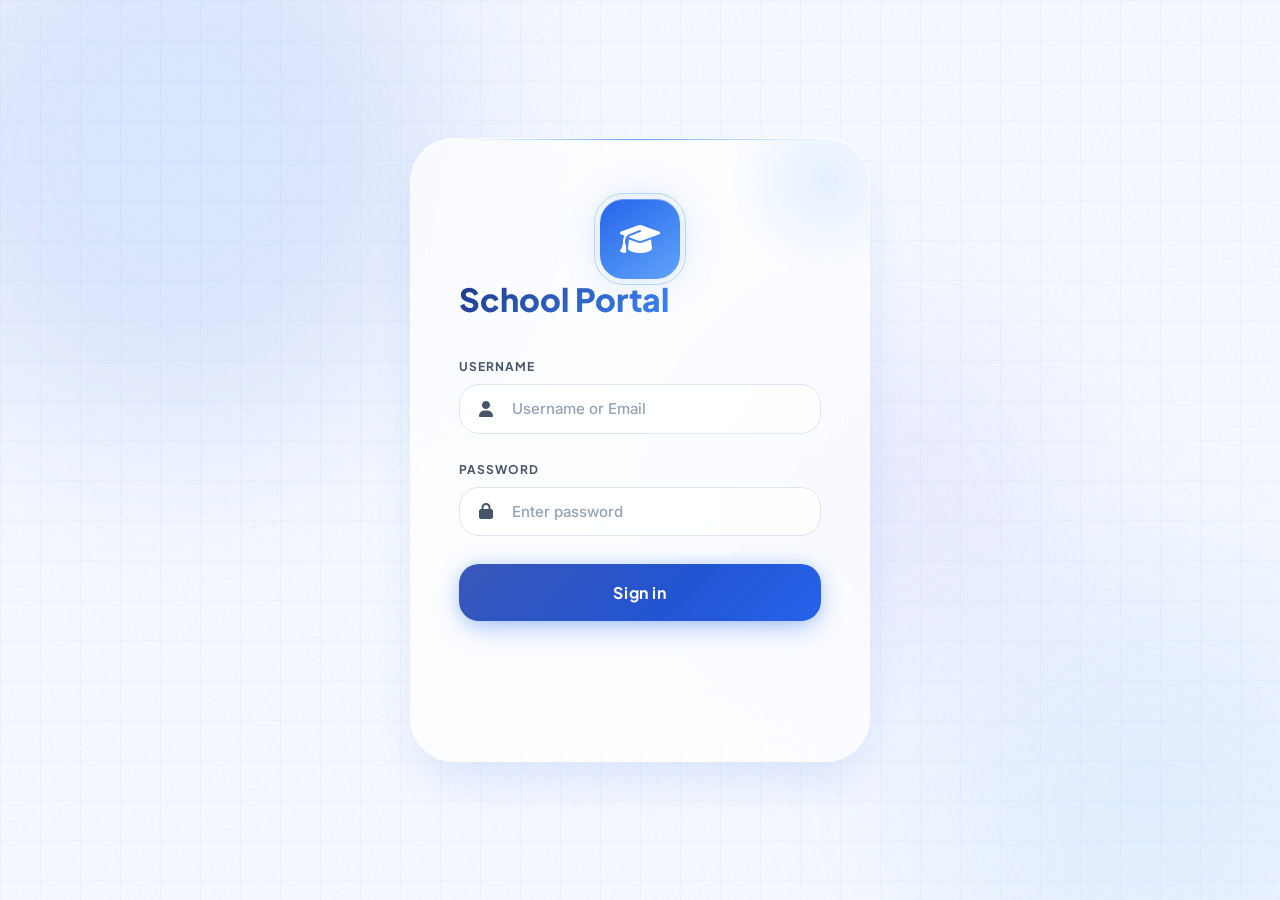
<file: school-portal/admin.html>
<!DOCTYPE html>
<html lang="en">

<head>
  <meta charset="UTF-8">
  <meta name="viewport" content="width=device-width, initial-scale=1.0">
  <title>Admin Dashboard - School Portal</title>
  <link
    href="https://fonts.googleapis.com/css2?family=Plus+Jakarta+Sans:wght@400;500;600;700;800&family=Inter:wght@300;400;500;600;700&family=Plus+Jakarta+Sans:wght@400;500;600;700;800&family=Inter:wght@300;400;500;600;700&display=swap"
    rel="stylesheet">
  <link rel="stylesheet" href="https://cdnjs.cloudflare.com/ajax/libs/font-awesome/6.4.0/css/all.min.css">
  <link rel="stylesheet" href="css/style.css">
  <script defer src="js/auth.js"></script>
  <script defer src="js/admin.js"></script>
</head>

<body class="dashboard-layout">
  <!-- Mobile Topbar -->
  <div class="mobile-topbar">
    <div class="sidebar-logo" style="margin-bottom: 0;">
      <div class="logo-shield" style="width: 2rem; height: 2rem; font-size: 1rem; border-radius: 0.5rem;">
        <i class="fa-solid fa-graduation-cap"></i>
      </div>

    </div>
    <button class="hamburger" id="hamburgerBtn">
      <span></span>
      <span></span>
      <span></span>
    </button>
  </div>

  <div class="sidebar-overlay" id="sidebarOverlay"></div>

  <div class="bg-blob-container">
    <div class="blob blob-1"></div>
    <div class="blob blob-2"></div>
    <div class="blob blob-3"></div>
  </div>

  <aside class="sidebar">
    <div class="sidebar-logo">
      <div class="logo-shield" style="width: 2.5rem; height: 2.5rem; font-size: 1.25rem; border-radius: 0.75rem;">
        <i class="fa-solid fa-graduation-cap"></i>
      </div>
      <span class="gradient-text">Console</span>
    </div>
    <nav class="nav-links">
      <a href="#" class="nav-link active" id="navDashboard"><i class="fa-solid fa-gauge-high"></i> Overview</a>
      <a href="#" class="nav-link" id="navTeachers"><i class="fa-solid fa-chalkboard-user"></i> Teachers</a>
      <a href="#" class="nav-link" id="navStudents"><i class="fa-solid fa-user-graduate"></i> Students</a>
      <a href="#" class="nav-link" id="navClasses"><i class="fa-solid fa-users-rectangle"></i> Rooms</a>
      <a href="#" class="nav-link" id="navSubjects"><i class="fa-solid fa-book-open"></i> Courses</a>
      <a href="#" class="nav-link" id="navAssignments"><i class="fa-solid fa-link"></i> Linkages</a>
      <a href="#" class="nav-link" id="navTeacherPresence"><i class="fa-solid fa-person-chalkboard"></i> Teacher Presence</a>
      <div style="margin-top: auto;">
        <a href="#" id="logoutBtn" class="nav-link" style="color: #ef4444;"><i class="fa-solid fa-power-off"></i> Exit</a>
      </div>
    </nav>
  </aside>

  <main class="main-content">
    <header class="header" style="display: flex; justify-content: space-between; align-items: center; margin-bottom: 3rem;">
      <div>
        <h1 class="gradient-text" style="font-size: 2.25rem; margin-bottom: 0.25rem;">Admin Dashboard</h1>
        <p class="text-muted" id="who">Syncing with system...</p>
      </div>
      <div class="user-profile">
        <div class="avatar" style="background: linear-gradient(135deg, var(--p-600), var(--p-400)); width: 3.25rem; height: 3.25rem; color: white; display: flex; align-items: center; justify-content: center; font-weight: 700; border-radius: 1rem; box-shadow: 0 8px 16px rgba(37, 99, 235, 0.2);">AD</div>
      </div>
    </header>

    <div class="stats-grid">
      <div class="stat-card">
        <div class="stat-icon"><i class="fa-solid fa-chalkboard-user"></i></div>
        <div class="stat-info">
          <span class="stat-label">Total Teachers</span>
          <span class="stat-value" id="statTeachers">0</span>
        </div>
      </div>
      <div class="stat-card">
        <div class="stat-icon"><i class="fa-solid fa-user-graduate"></i></div>
        <div class="stat-info">
          <span class="stat-label">Total Students</span>
          <span class="stat-value" id="statStudents">0</span>
        </div>
      </div>
      <div class="stat-card">
        <div class="stat-icon"><i class="fa-solid fa-door-open"></i></div>
        <div class="stat-info">
          <span class="stat-label">Active Classes</span>
          <span class="stat-value" id="statClasses">0</span>
        </div>
      </div>
      <div class="stat-card">
        <div class="stat-icon"><i class="fa-solid fa-clipboard-check"></i></div>
        <div class="stat-info">
          <span class="stat-label">Avg Attendance</span>
          <span class="stat-value" id="statAttendance">0%</span>
        </div>
      </div>
    </div>

    <!-- Interface Content Grid -->
    <div style="display: grid; grid-template-columns: 1fr 1fr; gap: 2rem;" class="mobile-stack">
      <!-- Teachers Section -->
      <div class="card" id="cardTeachers">
        <h3><i class="fa-solid fa-user-plus gradient-text"></i> Register Teacher</h3>
        <div class="input-group">
          <label>Authentication Username</label>
          <div class="input-wrapper">
            <i class="fa-solid fa-user input-icon"></i>
            <input id="newTeacherUsername" class="input-field" placeholder="Username">
          </div>
        </div>
        <div class="input-group">
          <label>Official Full Name</label>
          <div class="input-wrapper">
            <i class="fa-solid fa-signature input-icon"></i>
            <input id="newTeacherName" class="input-field" placeholder="Full Name">
          </div>
        </div>
        <button id="createTeacherBtn" class="btn-premium w-full">Provision Account</button>
        <div id="teacherCreatedMsg" class="error-toast" style="color: #10b981;"></div>
      </div>

      <!-- Students Section -->
      <div class="card" id="cardStudents">
        <h3><i class="fa-solid fa-user-graduate gradient-text"></i> Register Student</h3>
        <div class="input-group">
          <label>ID / Username</label>
          <div class="input-wrapper">
            <i class="fa-solid fa-id-card input-icon"></i>
            <input id="newStudentUsername" class="input-field" placeholder="Username">
          </div>
        </div>
        <div class="input-group">
          <label>Legal Identity Name</label>
          <div class="input-wrapper">
            <i class="fa-solid fa-signature input-icon"></i>
            <input id="newStudentName" class="input-field" placeholder="Full Name">
          </div>
        </div>
        <button id="createStudentBtn" class="btn-premium w-full">Enroll Student</button>
        <div id="studentCreatedMsg" class="error-toast" style="color: #10b981;"></div>
      </div>

      <!-- Class Management -->
      <div class="card" id="cardClasses">
        <h3><i class="fa-solid fa-users-rectangle gradient-text"></i> Create Room</h3>
        <div class="input-group">
          <label>Classroom Identifier</label>
          <input id="className" class="input-field" placeholder="e.g. Lab 304">
        </div>
        <div style="display: grid; grid-template-columns: 1fr 1fr; gap: 1rem;">
          <div class="input-group">
            <label>Row Count</label>
            <input id="classRows" type="number" class="input-field" placeholder="Rows">
          </div>
          <div class="input-group">
            <label>Col Count</label>
            <input id="classCols" type="number" class="input-field" placeholder="Cols">
          </div>
        </div>
        <button id="addClassBtn" class="btn-premium w-full">Initialize Room</button>
      </div>

      <!-- Subjects & Assigning -->
      <div class="card" id="cardSubjects">
        <h3><i class="fa-solid fa-book-open gradient-text"></i> Subject Catalog</h3>
        <div class="input-group">
          <label>Course Name</label>
          <input id="subjectName" class="input-field" placeholder="e.g. Advanced AI">
        </div>
        <button id="addSubjectBtn" class="btn-premium w-full">Add to Catalog</button>
      </div>

      <div class="card" id="cardAssignments" style="grid-column: span 2;">
        <h3><i class="fa-solid fa-link gradient-text"></i> Link Teacher to Classroom</h3>
        <div style="display: grid; grid-template-columns: 1fr 1fr 1fr; gap: 1.5rem;" class="mobile-stack">
          <div class="input-group">
            <label>Primary Instructor</label>
            <select id="teacherSelect" class="input-field"></select>
          </div>
          <div class="input-group">
            <label>Target Classroom</label>
            <select id="classSelect" class="input-field"></select>
          </div>
          <div class="input-group">
            <label>Assigned Course</label>
            <select id="subjectSelect" class="input-field"></select>
          </div>
        </div>
        <button id="assignBtn" class="btn-premium w-full">Commit Assignment</button>
        <div id="adminMsg" class="error-toast"></div>
      </div>
    </div>

    <div class="card" id="teacherPresencePanel" style="margin-top: 2rem;">
      <div style="display:flex;justify-content:space-between;align-items:center;gap:1rem;flex-wrap:wrap;">
        <h3><i class="fa-solid fa-person-chalkboard gradient-text"></i> Teacher Presence</h3>
        <button id="refreshTeacherPresenceBtn" class="btn btn-outline" style="padding:0.5rem 1rem;font-size:0.8rem;">
          <i class="fa-solid fa-rotate"></i> Refresh
        </button>
      </div>
      <div style="display:grid;grid-template-columns:1fr 1fr 1fr auto;gap:1rem;align-items:end;margin-top:1rem;" class="mobile-stack">
        <div class="input-group">
          <label>Teacher</label>
          <select id="presenceTeacherSelect" class="input-field"></select>
        </div>
        <div class="input-group">
          <label>Class</label>
          <select id="presenceClassSelect" class="input-field"></select>
        </div>
        <div class="input-group">
          <label>Subject (optional)</label>
          <select id="presenceSubjectSelect" class="input-field"></select>
        </div>
        <button id="uploadTeacherPresenceBtn" class="btn-premium" style="white-space:nowrap;">
          <i class="fa-solid fa-upload"></i> Upload Video
        </button>
        <input type="file" id="teacherPresenceVideoUpload" accept="video/*" style="display:none;">
      </div>
      <div id="teacherPresenceMsg" class="error-toast" style="margin-top:0.75rem;"></div>
      <div id="teacherPresenceView" style="margin-top:1rem;">Loading teacher presence...</div>
    </div>
  </main>

  <script>
    document.addEventListener("DOMContentLoaded", () => {
      protectPage("admin");
      const user = getCurrentUser();
      if (user) document.getElementById("who").textContent = "Control Center: " + user.username;
      document.getElementById("logoutBtn").addEventListener("click", (e) => { e.preventDefault(); logout(); });

      // Mobile Menu Logic
      const hamberBtn = document.getElementById("hamburgerBtn");
      const sidebar = document.querySelector(".sidebar");
      const overlay = document.getElementById("sidebarOverlay");

      const toggleMenu = () => {
        if (!hamberBtn) return;
        hamberBtn.classList.toggle("active");
        sidebar.classList.toggle("open");
        overlay.classList.toggle("open");
      };

      if (hamberBtn) {
        hamberBtn.addEventListener("click", toggleMenu);
        overlay.addEventListener("click", toggleMenu);
        document.querySelectorAll(".nav-link").forEach(link => {
          link.addEventListener("click", () => {
            if (sidebar.classList.contains("open")) toggleMenu();
          });
        });
      }
    });
  </script>
</body>

</html>
</file>
<file: school-portal/css/style.css>
@import url('https://fonts.googleapis.com/css2?family=Plus+Jakarta+Sans:wght@400;500;600;700;800&family=Inter:wght@300;400;500;600;700&display=swap');

:root {
  /* Ultra-Premium Academic Palette — preserved */
  --p-600: #2563eb;
  --p-500: #3b82f6;
  --p-400: #60a5fa;
  --p-200: #bfdbfe;
  --p-50:  #f0f6ff;

  --surface: #ffffff;
  --surface-glass: rgba(255, 255, 255, 0.72);
  --bg-main: #f4f8ff;

  --text-main:  #0f172a;
  --text-muted: #475569;

  --border:       #dde6f4;
  --border-glass: rgba(255, 255, 255, 0.5);

  --shadow-premium: 0 24px 48px -12px rgba(37, 99, 235, 0.14);
  --header-height: 64px;

  /* Futuristic extras */
  --neon-line: rgba(96, 165, 250, 0.35);
  --glow-sm:   0 0 18px rgba(59, 130, 246, 0.28);
  --glow-md:   0 0 36px rgba(59, 130, 246, 0.22);
  --radius-xl: 1.75rem;
  --radius-lg: 1.25rem;
  --radius-md: 0.875rem;
}

/* ──────────────────────────────────────────────
   BASE
────────────────────────────────────────────── */
*, *::before, *::after {
  margin: 0; padding: 0;
  box-sizing: border-box;
  -webkit-font-smoothing: antialiased;
}

body {
  font-family: 'Inter', sans-serif;
  background: var(--bg-main);
  color: var(--text-main);
  min-height: 100vh;
  overflow-x: hidden;
}

/* ──────────────────────────────────────────────
   BACKGROUND SYSTEM  — scan-lines + mesh blobs
────────────────────────────────────────────── */
.bg-blob-container {
  position: fixed;
  inset: 0;
  z-index: -1;
  overflow: hidden;
}

/* Subtle grid overlay */
.bg-blob-container::before {
  content: '';
  position: absolute;
  inset: 0;
  background-image:
    linear-gradient(rgba(37,99,235,0.04) 1px, transparent 1px),
    linear-gradient(90deg, rgba(37,99,235,0.04) 1px, transparent 1px);
  background-size: 40px 40px;
}

/* Radial noise grain */
.bg-blob-container::after {
  content: '';
  position: absolute;
  inset: 0;
  background-image: url("data:image/svg+xml,%3Csvg viewBox='0 0 256 256' xmlns='http://www.w3.org/2000/svg'%3E%3Cfilter id='noise'%3E%3CfeTurbulence type='fractalNoise' baseFrequency='0.9' numOctaves='4' stitchTiles='stitch'/%3E%3C/filter%3E%3Crect width='100%25' height='100%25' filter='url(%23noise)' opacity='0.03'/%3E%3C/svg%3E");
  pointer-events: none;
  opacity: 0.6;
}

.blob {
  position: absolute;
  filter: blur(90px);
  opacity: 0.12;
  border-radius: 50%;
  animation: float 22s infinite alternate ease-in-out;
}
.blob-1 { width: 560px; height: 560px; background: var(--p-600); top: -14%; left: -8%; animation-duration: 24s; }
.blob-2 { width: 420px; height: 420px; background: var(--p-400); bottom: -12%; right: -6%; animation-duration: 20s; }
.blob-3 { width: 320px; height: 320px; background: #818cf8; top: 38%; right: 18%; animation-duration: 28s; }

@keyframes float {
  from { transform: translate(0, 0) scale(1); }
  to   { transform: translate(44px, 64px) scale(1.08); }
}

/* ──────────────────────────────────────────────
   TYPOGRAPHY
────────────────────────────────────────────── */
h1, h2, h3, .sidebar-logo, .stat-value, .btn-premium, .input-group label, .title, .btn-premium-sm, .stat-label {
  font-family: 'Plus Jakarta Sans', sans-serif;
}

.gradient-text {
  background: linear-gradient(135deg, #1e3a8a 0%, #3b82f6 60%, #60a5fa 100%);
  -webkit-background-clip: text;
  background-clip: text;
  -webkit-text-fill-color: transparent;
  font-weight: 800;
}

/* ──────────────────────────────────────────────
   SCROLLBAR
────────────────────────────────────────────── */
::-webkit-scrollbar { width: 8px; }
::-webkit-scrollbar-track { background: var(--bg-main); }
::-webkit-scrollbar-thumb {
  background: var(--p-200);
  border-radius: 8px;
  border: 2px solid var(--bg-main);
}
::-webkit-scrollbar-thumb:hover { background: var(--p-400); }

/* ──────────────────────────────────────────────
   STAGGER ANIMATION
────────────────────────────────────────────── */
@keyframes fadeUp {
  from { opacity: 0; transform: translateY(16px); }
  to   { opacity: 1; transform: translateY(0); }
}
.stagger-in > * { animation: fadeUp 0.55s cubic-bezier(0.22,1,0.36,1) forwards; opacity: 0; }
.stagger-in > *:nth-child(1) { animation-delay: 0.08s; }
.stagger-in > *:nth-child(2) { animation-delay: 0.14s; }
.stagger-in > *:nth-child(3) { animation-delay: 0.20s; }
.stagger-in > *:nth-child(4) { animation-delay: 0.26s; }
.stagger-in > *:nth-child(5) { animation-delay: 0.32s; }

/* ──────────────────────────────────────────────
   LOGIN PAGE
────────────────────────────────────────────── */
.login-page {
  display: flex;
  align-items: center;
  justify-content: center;
  min-height: 100vh;
  padding: 2rem;
}

.login-container {
  width: 100%;
  max-width: 460px;
}

.login-card {
  background: var(--surface-glass);
  backdrop-filter: blur(28px);
  -webkit-backdrop-filter: blur(28px);
  border: 1px solid rgba(255,255,255,0.6);
  border-radius: 2.75rem;
  padding: 3.75rem 3rem;
  box-shadow: var(--shadow-premium), inset 0 1px 0 rgba(255,255,255,0.8);
  position: relative;
  overflow: hidden;
}

/* Futuristic top accent line */
.login-card::before {
  content: '';
  position: absolute;
  top: 0; left: 10%; right: 10%;
  height: 1.5px;
  background: linear-gradient(90deg, transparent, var(--p-400), transparent);
  border-radius: 1px;
}

/* Corner glow */
.login-card::after {
  content: '';
  position: absolute;
  top: -60px; right: -60px;
  width: 200px; height: 200px;
  background: radial-gradient(circle, rgba(96,165,250,0.15), transparent 70%);
  pointer-events: none;
}

.logo-shield {
  width: 5rem;
  height: 5rem;
  background: linear-gradient(145deg, var(--p-600), var(--p-400));
  border-radius: 1.5rem;
  display: flex;
  align-items: center;
  justify-content: center;
  margin: 0 auto;
  color: white;
  font-size: 2rem;
  box-shadow: var(--glow-md), inset 0 1px 0 rgba(255,255,255,0.3);
  position: relative;
}

/* Pulsing ring on logo */
.logo-shield::after {
  content: '';
  position: absolute;
  inset: -6px;
  border-radius: 1.875rem;
  border: 1.5px solid rgba(96,165,250,0.4);
  animation: pulse-ring 2.4s cubic-bezier(0.4,0,0.6,1) infinite;
}

@keyframes pulse-ring {
  0%, 100% { opacity: 0.5; transform: scale(1); }
  50%       { opacity: 0.15; transform: scale(1.06); }
}

.text-muted {
  color: var(--text-muted);
  font-size: 0.9375rem;
  font-weight: 400;
}

/* Inputs */
.input-group {
  margin-bottom: 1.75rem;
}

.input-group label {
  display: block;
  font-family: 'Plus Jakarta Sans', sans-serif;
  font-size: 0.75rem;
  font-weight: 700;
  letter-spacing: 0.08em;
  text-transform: uppercase;
  color: var(--text-muted);
  margin-bottom: 0.625rem;
}

.input-wrapper {
  position: relative;
  display: flex;
  align-items: center;
}

.input-icon {
  position: absolute;
  left: 1.25rem;
  color: var(--text-muted);
  font-size: 1rem;
  pointer-events: none;
  transition: color 0.25s;
  z-index: 1;
}

.input-field {
  width: 100%;
  padding: 0.9rem 1rem 0.9rem 3.25rem;
  background: rgba(255,255,255,0.75);
  border: 1.5px solid var(--border);
  border-radius: var(--radius-lg);
  color: var(--text-main);
  font-family: 'Inter', sans-serif;
  font-size: 0.9375rem;
  font-weight: 500;
  transition: all 0.3s cubic-bezier(0.4,0,0.2,1);
}

.input-field::placeholder { color: #94a3b8; }

.input-field:focus {
  outline: none;
  border-color: var(--p-400);
  background: rgba(255,255,255,0.95);
  box-shadow: 0 0 0 3px rgba(96,165,250,0.18), var(--glow-sm);
  transform: translateY(-1px);
}

.input-field:focus ~ .input-icon { color: var(--p-500); }

/* Button */
.btn-premium {
  position: relative;
  width: 100%;
  background: linear-gradient(135deg, #1e40af 0%, #2563eb 50%, #3b82f6 100%);
  background-size: 200% 200%;
  color: white;
  padding: 1.125rem;
  border: none;
  border-radius: var(--radius-lg);
  font-family: 'Plus Jakarta Sans', sans-serif;
  font-size: 1rem;
  font-weight: 700;
  letter-spacing: 0.04em;
  cursor: pointer;
  overflow: hidden;
  transition: transform 0.25s, box-shadow 0.25s, background-position 0.4s;
  box-shadow: 0 12px 28px -6px rgba(37,99,235,0.3), var(--glow-sm);
}

.btn-premium::before {
  content: '';
  position: absolute;
  inset: 0;
  background: linear-gradient(135deg, rgba(255,255,255,0.12) 0%, transparent 60%);
  pointer-events: none;
}

.btn-premium:hover {
  transform: translateY(-2px);
  box-shadow: 0 20px 40px -8px rgba(37,99,235,0.4), var(--glow-md);
  background-position: right center;
}

.btn-premium:active { transform: scale(0.97); }

.btn-shine {
  position: absolute;
  top: 0; left: -120%;
  width: 80%; height: 100%;
  background: linear-gradient(90deg, transparent, rgba(255,255,255,0.22), transparent);
  skewX: -15deg;
  animation: shine 3.5s infinite;
}

@keyframes shine {
  0%   { left: -120%; }
  60%  { left: 120%; }
  100% { left: 120%; }
}

.error-toast {
  margin-top: 1.25rem;
  color: #ef4444;
  font-size: 0.875rem;
  font-weight: 600;
  text-align: center;
  min-height: 1.25rem;
}

.login-footer {
  margin-top: 2.5rem;
  text-align: center;
}

.login-footer p {
  font-size: 0.75rem;
  color: var(--text-muted);
  opacity: 0.6;
}

/* ──────────────────────────────────────────────
   DASHBOARD LAYOUT
────────────────────────────────────────────── */
.dashboard-layout {
  display: flex;
  min-height: 100vh;
}

/* ──────────────────────────────────────────────
   SIDEBAR  (desktop)
────────────────────────────────────────────── */
.sidebar {
  width: 272px;
  background: rgba(255,255,255,0.88);
  backdrop-filter: blur(20px);
  -webkit-backdrop-filter: blur(20px);
  border-right: 1px solid var(--border);
  padding: 2.5rem 1.5rem;
  display: flex;
  flex-direction: column;
  position: sticky;
  top: 0;
  height: 100vh;
  z-index: 100;
}

.sidebar-logo {
  display: flex;
  align-items: center;
  gap: 0.875rem;
  font-family: 'Plus Jakarta Sans', sans-serif;
  font-size: 1.4rem;
  font-weight: 800;
  color: var(--p-600);
  margin-bottom: 3rem;
  text-decoration: none;
}

.nav-link {
  display: flex;
  align-items: center;
  gap: 0.875rem;
  padding: 0.875rem 1.125rem;
  border-radius: var(--radius-lg);
  color: var(--text-muted);
  text-decoration: none;
  font-weight: 500;
  font-size: 0.9375rem;
  margin-bottom: 0.375rem;
  transition: all 0.22s cubic-bezier(0.4,0,0.2,1);
  position: relative;
}

.nav-link:hover {
  background: var(--p-50);
  color: var(--p-600);
  padding-left: 1.375rem;
}

.nav-link.active {
  background: linear-gradient(135deg, var(--p-600), var(--p-500));
  color: white;
  box-shadow: 0 8px 20px -4px rgba(37,99,235,0.3), var(--glow-sm);
}

/* Active left bar */
.nav-link.active::before {
  content: '';
  position: absolute;
  left: -1.5rem;
  top: 25%; bottom: 25%;
  width: 3px;
  background: var(--p-400);
  border-radius: 0 2px 2px 0;
}

/* ──────────────────────────────────────────────
   MAIN CONTENT
────────────────────────────────────────────── */
.main-content {
  flex: 1;
  padding: 2.5rem 3.5rem;
  background: transparent;
}

/* ──────────────────────────────────────────────
   CARD
────────────────────────────────────────────── */
.card {
  background: rgba(255,255,255,0.82);
  backdrop-filter: blur(16px);
  -webkit-backdrop-filter: blur(16px);
  border-radius: var(--radius-xl);
  padding: 2.25rem;
  border: 1px solid rgba(255,255,255,0.7);
  box-shadow: 0 8px 32px -8px rgba(37,99,235,0.06);
  margin-bottom: 1.75rem;
  transition: transform 0.3s, box-shadow 0.3s;
  position: relative;
  overflow: hidden;
}

/* Card top shimmer line */
.card::before {
  content: '';
  position: absolute;
  top: 0; left: 20%; right: 20%;
  height: 1px;
  background: linear-gradient(90deg, transparent, rgba(96,165,250,0.5), transparent);
}

.card:hover {
  transform: translateY(-3px);
  box-shadow: 0 20px 48px -12px rgba(37,99,235,0.1);
}

/* ──────────────────────────────────────────────
   LIST ITEMS
────────────────────────────────────────────── */
.item {
  display: flex;
  align-items: center;
  justify-content: space-between;
  padding: 1.375rem 1.5rem;
  background: rgba(255,255,255,0.72);
  border: 1px solid var(--border);
  border-radius: 1.5rem;
  margin-bottom: 0.875rem;
  transition: all 0.28s cubic-bezier(0.4,0,0.2,1);
  position: relative;
  overflow: hidden;
}

.item::before {
  content: '';
  position: absolute;
  left: 0; top: 0; bottom: 0;
  width: 3px;
  background: linear-gradient(180deg, var(--p-400), var(--p-600));
  border-radius: 0 2px 2px 0;
  transform: scaleY(0);
  transition: transform 0.25s;
}

.item:hover {
  border-color: var(--p-300, #93c5fd);
  background: var(--p-50);
  transform: translateX(5px);
  box-shadow: var(--glow-sm);
}

.item:hover::before { transform: scaleY(1); }

.item .meta { flex: 1; }

.item .title {
  font-family: 'Plus Jakarta Sans', sans-serif;
  font-size: 1.0625rem;
  font-weight: 700;
  color: var(--text-main);
  margin-bottom: 0.25rem;
}

.item .sub {
  font-size: 0.875rem;
  color: var(--text-muted);
  font-weight: 400;
  margin-bottom: 0.625rem;
}

.pillrow {
  display: flex;
  gap: 0.625rem;
  flex-wrap: wrap;
}

.pill {
  padding: 0.3rem 0.8rem;
  background: var(--p-50);
  border-radius: 2rem;
  font-family: 'Plus Jakarta Sans', sans-serif;
  font-size: 0.7rem;
  font-weight: 700;
  color: var(--p-600);
  letter-spacing: 0.04em;
  text-transform: uppercase;
  border: 1px solid var(--p-200);
  transition: all 0.2s;
}

.item:hover .pill {
  background: #fff;
  border-color: var(--p-400);
  box-shadow: var(--glow-sm);
}

/* ──────────────────────────────────────────────
   SMALL BUTTON
────────────────────────────────────────────── */
.btn-premium-sm {
  background: linear-gradient(135deg, var(--p-600), var(--p-500));
  color: white;
  padding: 0.7rem 1.25rem;
  border: none;
  border-radius: var(--radius-md);
  font-family: 'Plus Jakarta Sans', sans-serif;
  font-size: 0.8125rem;
  font-weight: 700;
  letter-spacing: 0.03em;
  cursor: pointer;
  transition: all 0.22s;
  box-shadow: 0 4px 12px rgba(37,99,235,0.22), var(--glow-sm);
  position: relative;
  overflow: hidden;
  white-space: nowrap;
}

.btn-premium-sm::before {
  content: '';
  position: absolute;
  inset: 0;
  background: linear-gradient(135deg, rgba(255,255,255,0.1) 0%, transparent 60%);
}

.btn-premium-sm:hover {
  transform: scale(1.06);
  box-shadow: 0 8px 20px rgba(37,99,235,0.32), var(--glow-md);
}

.btn-premium-sm:active { transform: scale(0.94); }

.btn-premium-sm:disabled {
  background: #e2e8f0;
  color: #94a3b8;
  cursor: not-allowed;
  box-shadow: none;
}

/* ──────────────────────────────────────────────
   STATS GRID
────────────────────────────────────────────── */
.stats-grid {
  display: grid;
  grid-template-columns: repeat(auto-fit, minmax(220px, 1fr));
  gap: 1.25rem;
  margin-bottom: 2rem;
}

.stat-card {
  background: rgba(255,255,255,0.8);
  border-radius: var(--radius-xl);
  padding: 1.875rem 1.75rem;
  border: 1px solid rgba(255,255,255,0.7);
  display: flex;
  align-items: center;
  gap: 1.25rem;
  transition: all 0.3s cubic-bezier(0.4,0,0.2,1);
  position: relative;
  overflow: hidden;
}

/* Diagonal shine on stat card */
.stat-card::after {
  content: '';
  position: absolute;
  top: -50%; right: -20%;
  width: 60%; height: 150%;
  background: linear-gradient(135deg, rgba(255,255,255,0) 0%, rgba(255,255,255,0.22) 50%, rgba(255,255,255,0) 100%);
  transform: skewX(-15deg);
  pointer-events: none;
}

.stat-card:hover {
  transform: translateY(-5px) scale(1.01);
  box-shadow: 0 20px 40px -8px rgba(37,99,235,0.12), var(--glow-sm);
  border-color: var(--p-200);
}

.stat-icon {
  width: 3.75rem;
  height: 3.75rem;
  background: var(--p-50);
  color: var(--p-600);
  border-radius: 1.125rem;
  display: flex;
  align-items: center;
  justify-content: center;
  font-size: 1.375rem;
  transition: all 0.3s;
  flex-shrink: 0;
  border: 1px solid var(--p-200);
}

.stat-card:hover .stat-icon {
  background: linear-gradient(135deg, var(--p-600), var(--p-500));
  color: white;
  border-color: transparent;
  box-shadow: var(--glow-md);
}

.stat-info { display: flex; flex-direction: column; }

.stat-label {
  font-family: 'Plus Jakarta Sans', sans-serif;
  font-size: 0.7rem;
  font-weight: 700;
  color: var(--text-muted);
  text-transform: uppercase;
  letter-spacing: 0.08em;
  margin-bottom: 0.25rem;
}

.stat-value {
  font-size: 2.125rem;
  font-weight: 800;
  color: var(--text-main);
  line-height: 1.1;
}

/* ──────────────────────────────────────────────
   HAMBURGER
────────────────────────────────────────────── */
.hamburger {
  display: none;
  flex-direction: column;
  justify-content: center;
  align-items: center;
  gap: 5px;
  width: 44px;
  height: 44px;
  background: rgba(255,255,255,0.75);
  border: 1.5px solid var(--border);
  border-radius: var(--radius-md);
  cursor: pointer;
  padding: 0;
  transition: background 0.2s, border-color 0.2s, box-shadow 0.2s;
  -webkit-tap-highlight-color: transparent;
  backdrop-filter: blur(8px);
}

.hamburger span {
  display: block;
  width: 20px;
  height: 2px;
  background: var(--text-main);
  border-radius: 2px;
  transition:
    transform 0.35s cubic-bezier(0.4,0,0.2,1),
    opacity   0.25s ease,
    width     0.25s ease;
  transform-origin: center;
}

.hamburger.active span:nth-child(1) { transform: translateY(7px) rotate(45deg); }
.hamburger.active span:nth-child(2) { opacity: 0; width: 0; }
.hamburger.active span:nth-child(3) { transform: translateY(-7px) rotate(-45deg); }

.hamburger:hover {
  background: var(--p-50);
  border-color: var(--p-400);
  box-shadow: var(--glow-sm);
}

.mobile-topbar { display: none; }
.mobile-nav-drawer { display: none; }
body.nav-open { overflow: hidden; }

/* ──────────────────────────────────────────────
   TABLET  ≤ 1024px
────────────────────────────────────────────── */
@media (max-width: 1024px) {
  .sidebar { width: 240px; padding: 2rem 1.25rem; }
  .main-content { padding: 2rem; }
}

/* ──────────────────────────────────────────────
   MOBILE  ≤ 768px  — FUTURISTIC MOBILE-FIRST
────────────────────────────────────────────── */
@media (max-width: 768px) {

  /* ── Layout ── */
  .dashboard-layout { flex-direction: column; }

  /* ── Sticky glassmorphic header ── */
  .sidebar {
    width: 100%;
    height: auto;
    position: sticky;
    top: 0;
    flex-direction: column;
    padding: 0;
    border-right: none;
    border-bottom: 1px solid rgba(96,165,250,0.18);
    background: rgba(255,255,255,0.82);
    backdrop-filter: blur(24px);
    -webkit-backdrop-filter: blur(24px);
    z-index: 500;
    box-shadow: 0 4px 24px rgba(37,99,235,0.08);
  }

  /* Neon bottom accent on header */
  .sidebar::after {
    content: '';
    position: absolute;
    bottom: 0; left: 8%; right: 8%;
    height: 1px;
    background: linear-gradient(90deg, transparent, var(--p-400), transparent);
  }

  /* Hide desktop nav */
  .sidebar > .sidebar-logo,
  .sidebar > nav { display: none; }

  /* ── Mobile topbar ── */
  .mobile-topbar {
    display: flex;
    align-items: center;
    justify-content: space-between;
    padding: 0 1.25rem;
    height: var(--header-height);
  }

  .mobile-topbar .sidebar-logo {
    margin-bottom: 0;
    font-size: 1.2rem;
    display: flex;
  }

  .hamburger { display: flex; }

  /* ── Dropdown Nav Drawer ── */
  .mobile-nav-drawer {
    display: flex;
    flex-direction: column;
    gap: 0.3rem;
    overflow: hidden;
    max-height: 0;
    opacity: 0;
    padding: 0 1rem;
    background: rgba(255,255,255,0.7);
    backdrop-filter: blur(20px);
    -webkit-backdrop-filter: blur(20px);
    transition:
      max-height 0.45s cubic-bezier(0.4,0,0.2,1),
      opacity    0.32s ease,
      padding    0.3s ease;
    border-top: 1px solid transparent;
  }

  .mobile-nav-drawer.open {
    max-height: 640px;
    opacity: 1;
    padding: 0.75rem 1rem 1.25rem;
    border-top-color: rgba(96,165,250,0.18);
  }

  .mobile-nav-drawer .nav-link {
    padding: 0.875rem 1.25rem;
    border-radius: var(--radius-lg);
    margin-bottom: 0;
    font-size: 1rem;
    gap: 0.875rem;
    min-height: 52px;
    -webkit-tap-highlight-color: transparent;
  }

  .mobile-nav-drawer .nav-link.active::before { display: none; }

  /* ── Main content ── */
  .main-content {
    padding: 1.5rem 1rem;
    padding-bottom: calc(1.5rem + env(safe-area-inset-bottom));
  }

  /* ── Cards: floating glass panels ── */
  .card {
    padding: 1.5rem 1.25rem;
    border-radius: 1.75rem;
    margin-bottom: 1.125rem;
    background: rgba(255,255,255,0.78);
    /* Subtle left accent stripe */
    border-left: 2px solid rgba(96,165,250,0.3);
  }

  .card:hover {
    transform: none;
    box-shadow: 0 8px 32px -8px rgba(37,99,235,0.08);
  }

  /* ── Stats: 2-col grid ── */
  .stats-grid {
    grid-template-columns: 1fr 1fr;
    gap: 0.75rem;
    margin-bottom: 1.25rem;
  }

  .stat-card {
    padding: 1.25rem 1rem;
    border-radius: 1.5rem;
    flex-direction: column;
    align-items: flex-start;
    gap: 0.75rem;
    /* Glowing bottom border on mobile */
    border-bottom: 1.5px solid rgba(96,165,250,0.25);
  }

  .stat-card:hover { transform: none; box-shadow: none; }

  .stat-icon {
    width: 2.625rem;
    height: 2.625rem;
    font-size: 1.0625rem;
    border-radius: 0.875rem;
  }

  .stat-value { font-size: 1.875rem; }
  .stat-label { font-size: 0.6875rem; }

  /* ── List items: stacked ── */
  .item {
    flex-direction: column;
    align-items: flex-start;
    gap: 0.875rem;
    padding: 1.25rem;
    border-radius: 1.5rem;
    /* Mobile: glow border on left */
    border-left: 2px solid rgba(96,165,250,0.28);
  }

  .item:hover { transform: none; box-shadow: none; }
  .item:hover::before { transform: scaleY(0); }

  /* Active feedback on tap */
  .item:active {
    background: var(--p-50);
    transform: scale(0.99);
  }

  .item .title { font-size: 1rem; }

  .pillrow { gap: 0.5rem; }
  .pill { font-size: 0.6875rem; padding: 0.275rem 0.7rem; }

  /* Full-width button with tap feedback */
  .btn-premium-sm {
    width: 100%;
    text-align: center;
    min-height: 48px;
    border-radius: var(--radius-lg);
    font-size: 0.875rem;
  }

  .btn-premium-sm:active { transform: scale(0.96); }

  /* ── Login page ── */
  .login-page {
    padding: 1.25rem;
    align-items: flex-start;
    padding-top: calc(3rem + env(safe-area-inset-top));
  }

  .login-card {
    padding: 2.75rem 1.75rem 2.25rem;
    border-radius: 2.25rem;
    background: rgba(255,255,255,0.8);
  }

  .input-field {
    font-size: 1rem;       /* prevent iOS zoom */
    min-height: 52px;
    border-radius: var(--radius-lg);
  }

  .input-group { margin-bottom: 1.5rem; }

  .btn-premium {
    min-height: 56px;
    font-size: 1rem;
    border-radius: var(--radius-lg);
  }
}

/* ──────────────────────────────────────────────
   VERY SMALL PHONES  ≤ 375px
────────────────────────────────────────────── */
@media (max-width: 375px) {
  .stats-grid { grid-template-columns: 1fr; }
  .stat-card  { flex-direction: row; align-items: center; }
  .main-content { padding: 1.25rem 0.875rem; }
  .login-card { padding: 2.25rem 1.25rem; }
}
</file>
